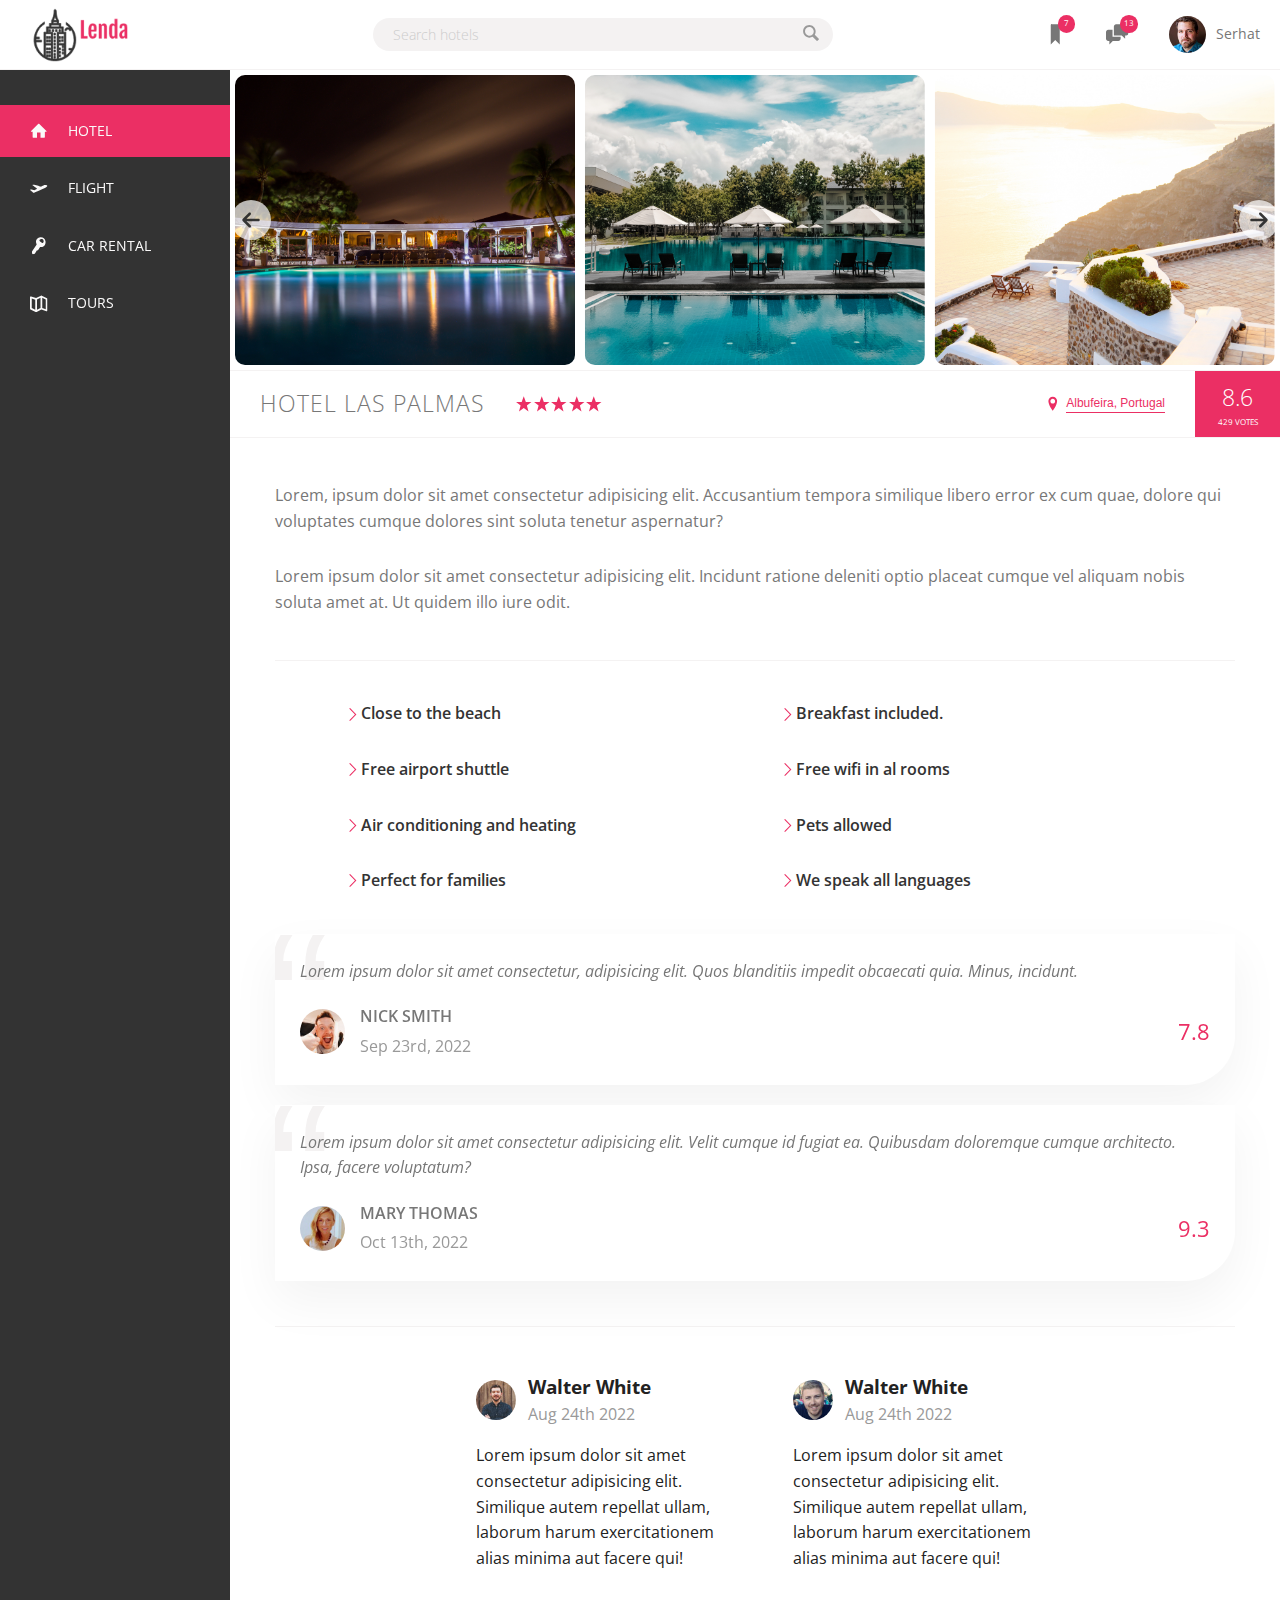
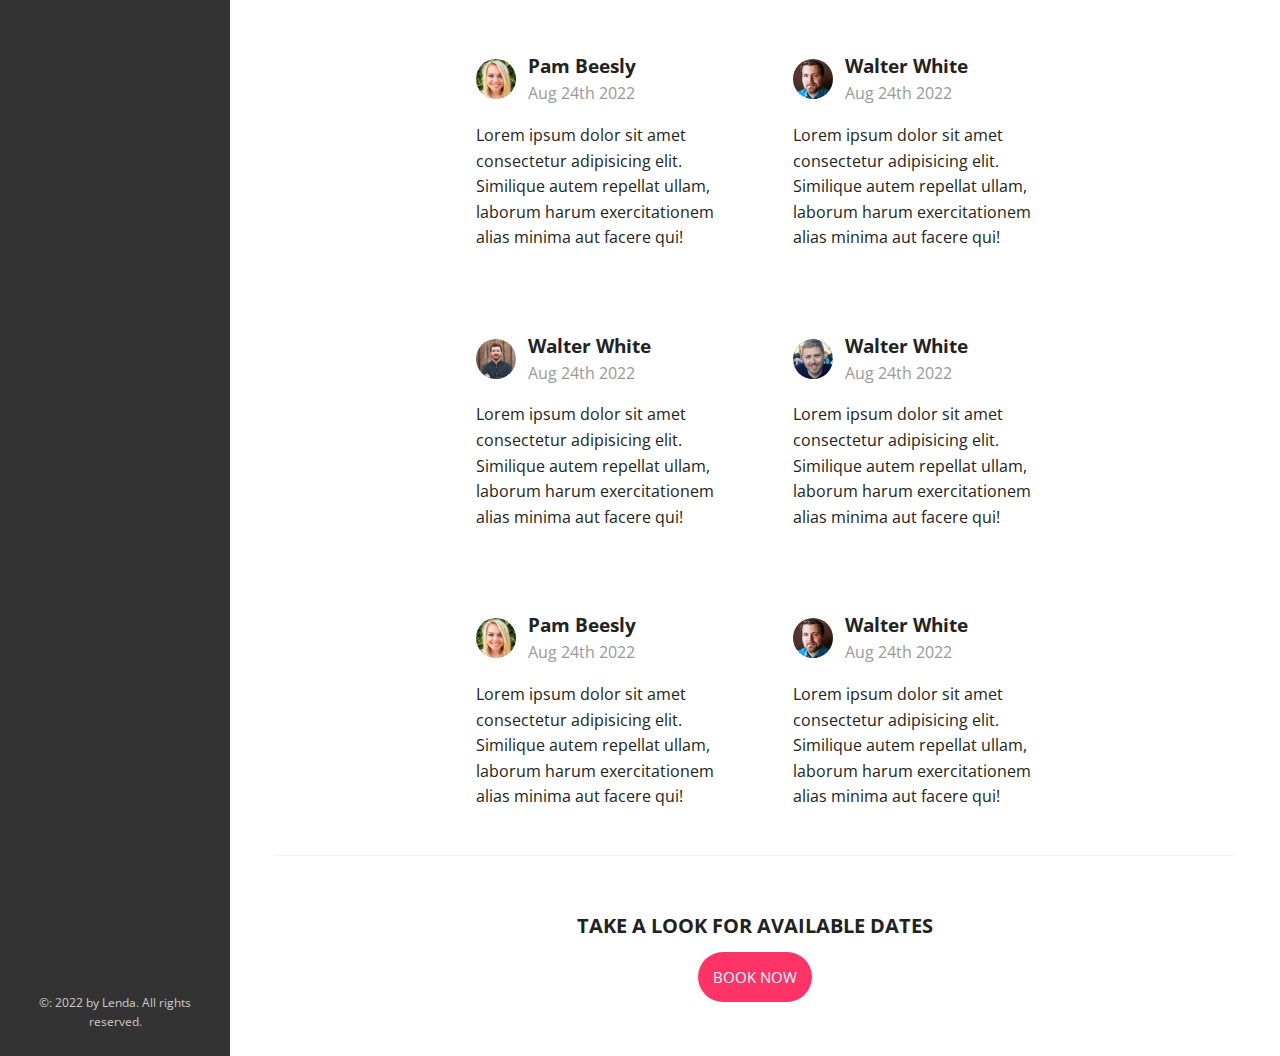
<file: index.html>
<!DOCTYPE html>
<html lang="en">
  <head>
    <meta charset="UTF-8" />
    <meta name="viewport" content="width=device-width, initial-scale=1.0" />

    <link
      href="https://fonts.googleapis.com/css?family=Open+Sans:300,400,600"
      rel="stylesheet"
    />
    <link rel="stylesheet" href="css/main.css" />
    <link rel="shortcut icon" type="image/png" href="img/favicon-32x32.png" />

    <title>Lenda &mdash; Your all-in-one booking app</title>
  </head>
  <body>
    <header class="header">
      <img src="img/logo3.png" alt="lenda logo" class="logo" />
      <form action="#" class="search">
        <input type="text" class="search__input" placeholder="Search hotels" />
        <button type="submit" class="search__button">
          <svg class="search__icon">
            <use href="img/sprite.svg#icon-magnifying-glass"></use>
          </svg>
        </button>
      </form>
      <nav class="user-nav">
        <div class="user-nav__icon-box">
          <svg class="user-nav__icon">
            <use href="img/sprite.svg#icon-bookmark"></use>
          </svg>
          <span class="user-nav__notification">7</span>
        </div>
        <div class="user-nav__icon-box">
          <svg class="user-nav__icon">
            <use href="img/sprite.svg#icon-chat"></use>
          </svg>
          <span class="user-nav__notification">13</span>
        </div>
        <div class="user-nav__user">
          <img
            src="img/user-5.jpg"
            alt="User photo"
            class="user-nav__user-photo"
          />
          <span class="user-nav__user-name">Serhat</span>
        </div>
      </nav>
    </header>

    <main class="container">
      <nav class="sidebar">
        <ul class="side-nav">
          <li class="side-nav__item side-nav__item--active">
            <a href="#" class="side-nav__link">
              <svg class="side-nav__icon">
                <use href="img/sprite.svg#icon-home"></use>
              </svg>
              <span>Hotel</span>
            </a>
          </li>
          <li class="side-nav__item side-nav__item--inactive">
            <a href="#" class="side-nav__link">
              <svg class="side-nav__icon">
                <use href="img/sprite.svg#icon-aircraft-take-off"></use>
              </svg>
              <span>Flight</span>
            </a>
          </li>
          <li class="side-nav__item side-nav__item--inactive">
            <a href="#" class="side-nav__link">
              <svg class="side-nav__icon">
                <use href="img/sprite.svg#icon-key"></use>
              </svg>
              <span>Car Rental</span>
            </a>
          </li>
          <li class="side-nav__item side-nav__item--inactive">
            <a href="#" class="side-nav__link">
              <svg class="side-nav__icon">
                <use href="img/sprite.svg#icon-map"></use>
              </svg>
              <span>Tours</span>
            </a>
          </li>
        </ul>
        <div class="legal">&copy: 2022 by Lenda. All rights reserved.</div>
      </nav>
      <div class="content">
        <section class="hotel-view">
          <section class="gallery">
            <figure class="gallery__item">
              <img
                src="img/hotel-1.jpg"
                alt="Photo of hotel 1"
                class="gallery__photo"
              />
            </figure>
            <figure class="gallery__item">
              <img
                src="img/hotel-2.jpg"
                alt="Photo of hotel 2"
                class="gallery__photo"
              />
            </figure>
            <figure class="gallery__item">
              <img
                src="img/hotel-3.jpg"
                alt="Photo of hotel 3"
                class="gallery__photo"
              />
            </figure>
            <figure class="gallery__item">
              <img
                src="img/hotel-1.jpg"
                alt="Photo of hotel 1"
                class="gallery__photo"
              />
            </figure>
            <figure class="gallery__item">
              <img
                src="img/hotel-2.jpg"
                alt="Photo of hotel 2"
                class="gallery__photo"
              />
            </figure>
            <figure class="gallery__item">
              <img
                src="img/hotel-3.jpg"
                alt="Photo of hotel 3"
                class="gallery__photo"
              />
            </figure>
            <button class="gallery__btn gallery__btn--right">
              <svg class="gallery__btn-icon">
                <use href="img/sprite.svg#icon-arrow-right2"></use>
              </svg>
            </button>
            <button class="gallery__btn gallery__btn--left">
              <svg class="gallery__btn-icon">
                <use href="img/sprite.svg#icon-arrow-left2"></use>
              </svg>
            </button>
          </section>
          <section class="overview">
            <h1 class="overview__heading">Hotel Las Palmas</h1>
            <div class="overview__stars">
              <svg class="overview__icon-star">
                <use href="img/sprite.svg#icon-star"></use>
              </svg>
              <svg class="overview__icon-star">
                <use href="img/sprite.svg#icon-star"></use>
              </svg>
              <svg class="overview__icon-star">
                <use href="img/sprite.svg#icon-star"></use>
              </svg>
              <svg class="overview__icon-star">
                <use href="img/sprite.svg#icon-star"></use>
              </svg>
              <svg class="overview__icon-star">
                <use href="img/sprite.svg#icon-star"></use>
              </svg>
            </div>
            <div class="overview__location">
              <svg class="overview__icon-location">
                <use href="img/sprite.svg#icon-location-pin"></use>
              </svg>
              <button class="btn-inline">Albufeira, Portugal</button>
            </div>
            <div class="overview__rating">
              <div class="overview__rating-average">8.6</div>
              <div class="overview__rating-count">429 votes</div>
            </div>
          </section>
          <section class="detail">
            <article class="description">
              <div class="paragraph">
                <p class="paragraph__item">
                  Lorem, ipsum dolor sit amet consectetur adipisicing elit.
                  Accusantium tempora similique libero error ex cum quae, dolore
                  qui voluptates cumque dolores sint soluta tenetur aspernatur?
                </p>
                <p class="paragraph__item">
                  Lorem ipsum dolor sit amet consectetur adipisicing elit.
                  Incidunt ratione deleniti optio placeat cumque vel aliquam
                  nobis soluta amet at. Ut quidem illo iure odit.
                </p>
              </div>
              <div class="list-content">
                <ul class="list">
                  <li class="list__item">Close to the beach</li>
                  <li class="list__item">Breakfast included.</li>
                  <li class="list__item">Free airport shuttle</li>
                  <li class="list__item">Free wifi in al rooms</li>
                  <li class="list__item">Air conditioning and heating</li>
                  <li class="list__item">Pets allowed</li>
                  <li class="list__item">Perfect for families</li>
                  <li class="list__item">We speak all languages</li>
                </ul>
              </div>
            </article>

            <aside class="user-reviews">
              <figure class="review">
                <blockquote class="review__text">
                  Lorem ipsum dolor sit amet consectetur, adipisicing elit. Quos
                  blanditiis impedit obcaecati quia. Minus, incidunt.
                </blockquote>
                <figcaption class="review__user">
                  <img
                    src="./img/user-1.jpg"
                    alt="User 1"
                    class="review__photo"
                  />
                  <div class="review__user-box">
                    <p class="review__user-name">Nick Smith</p>
                    <p class="review__user-date">Sep 23rd, 2022</p>
                  </div>
                  <div class="review__rating">7.8</div>
                </figcaption>
              </figure>
              <figure class="review">
                <blockquote class="review__text">
                  Lorem ipsum dolor sit amet consectetur adipisicing elit. Velit
                  cumque id fugiat ea. Quibusdam doloremque cumque architecto.
                  Ipsa, facere voluptatum?
                </blockquote>
                <figcaption class="review__user">
                  <img
                    src="./img/user-2.jpg"
                    alt="User 2"
                    class="review__photo"
                  />
                  <div class="review__user-box">
                    <p class="review__user-name">Mary Thomas</p>
                    <p class="review__user-date">Oct 13th, 2022</p>
                  </div>
                  <div class="review__rating">9.3</div>
                </figcaption>
              </figure>
            </aside>
          </section>
        </section>
        <section class="comments">
          <div class="comment">
            <div class="comment__item">
              <div class="comment__item-profile">
                <figure class="profile-photo">
                  <img
                    src="img/user-4.jpg"
                    alt="user 1"
                    class="comment__item-profile--photo"
                  />
                </figure>
                <div class="comment__user">
                  <h3 class="comment__item-profile--name">Walter White</h3>
                  <p class="comment__date">Aug 24th 2022</p>
                </div>
              </div>
              <div class="comment__item-comment">
                <p class="comment__item-comment--text">
                  Lorem ipsum dolor sit amet consectetur adipisicing elit.
                  Similique autem repellat ullam, laborum harum exercitationem
                  alias minima aut facere qui!
                </p>
              </div>
            </div>
            <div class="comment__item">
              <div class="comment__item-profile">
                <figure class="profile-photo">
                  <img
                    src="img/user-3.jpg"
                    alt="user 2"
                    class="comment__item-profile--photo"
                  />
                </figure>
                <div class="comment__user">
                  <h3 class="comment__item-profile--name">Walter White</h3>
                  <p class="comment__date">Aug 24th 2022</p>
                </div>
              </div>
              <div class="comment__item-comment">
                <p class="comment__item-comment--text">
                  Lorem ipsum dolor sit amet consectetur adipisicing elit.
                  Similique autem repellat ullam, laborum harum exercitationem
                  alias minima aut facere qui!
                </p>
              </div>
            </div>
            <div class="comment__item">
              <div class="comment__item-profile">
                <figure class="profile-photo">
                  <img
                    src="img/user-6.jpg"
                    alt="user 3"
                    class="comment__item-profile--photo"
                  />
                </figure>
                <div class="comment__user">
                  <h3 class="comment__item-profile--name">Pam Beesly</h3>
                  <p class="comment__date">Aug 24th 2022</p>
                </div>
              </div>
              <div class="comment__item-comment">
                <p class="comment__item-comment--text">
                  Lorem ipsum dolor sit amet consectetur adipisicing elit.
                  Similique autem repellat ullam, laborum harum exercitationem
                  alias minima aut facere qui!
                </p>
              </div>
            </div>
            <div class="comment__item">
              <div class="comment__item-profile">
                <figure class="profile-photo">
                  <img
                    src="img/user-5.jpg"
                    alt="user 4"
                    class="comment__item-profile--photo"
                  />
                </figure>
                <div class="comment__user">
                  <h3 class="comment__item-profile--name">Walter White</h3>
                  <p class="comment__date">Aug 24th 2022</p>
                </div>
              </div>
              <div class="comment__item-comment">
                <p class="comment__item-comment--text">
                  Lorem ipsum dolor sit amet consectetur adipisicing elit.
                  Similique autem repellat ullam, laborum harum exercitationem
                  alias minima aut facere qui!
                </p>
              </div>
            </div>
            <div class="comment__item">
              <div class="comment__item-profile">
                <figure class="profile-photo">
                  <img
                    src="img/user-4.jpg"
                    alt="user 5"
                    class="comment__item-profile--photo"
                  />
                </figure>
                <div class="comment__user">
                  <h3 class="comment__item-profile--name">Walter White</h3>
                  <p class="comment__date">Aug 24th 2022</p>
                </div>
              </div>
              <div class="comment__item-comment">
                <p class="comment__item-comment--text">
                  Lorem ipsum dolor sit amet consectetur adipisicing elit.
                  Similique autem repellat ullam, laborum harum exercitationem
                  alias minima aut facere qui!
                </p>
              </div>
            </div>
            <div class="comment__item">
              <div class="comment__item-profile">
                <figure class="profile-photo">
                  <img
                    src="img/user-3.jpg"
                    alt="user 6"
                    class="comment__item-profile--photo"
                  />
                </figure>
                <div class="comment__user">
                  <h3 class="comment__item-profile--name">Walter White</h3>
                  <p class="comment__date">Aug 24th 2022</p>
                </div>
              </div>
              <div class="comment__item-comment">
                <p class="comment__item-comment--text">
                  Lorem ipsum dolor sit amet consectetur adipisicing elit.
                  Similique autem repellat ullam, laborum harum exercitationem
                  alias minima aut facere qui!
                </p>
              </div>
            </div>
            <div class="comment__item">
              <div class="comment__item-profile">
                <figure class="profile-photo">
                  <img
                    src="img/user-6.jpg"
                    alt="user 7"
                    class="comment__item-profile--photo"
                  />
                </figure>
                <div class="comment__user">
                  <h3 class="comment__item-profile--name">Pam Beesly</h3>
                  <p class="comment__date">Aug 24th 2022</p>
                </div>
              </div>
              <div class="comment__item-comment">
                <p class="comment__item-comment--text">
                  Lorem ipsum dolor sit amet consectetur adipisicing elit.
                  Similique autem repellat ullam, laborum harum exercitationem
                  alias minima aut facere qui!
                </p>
              </div>
            </div>
            <div class="comment__item">
              <div class="comment__item-profile">
                <figure class="profile-photo">
                  <img
                    src="img/user-5.jpg"
                    alt="user 8"
                    class="comment__item-profile--photo"
                  />
                </figure>
                <div class="comment__user">
                  <h3 class="comment__item-profile--name">Walter White</h3>
                  <p class="comment__date">Aug 24th 2022</p>
                </div>
              </div>
              <div class="comment__item-comment">
                <p class="comment__item-comment--text">
                  Lorem ipsum dolor sit amet consectetur adipisicing elit.
                  Similique autem repellat ullam, laborum harum exercitationem
                  alias minima aut facere qui!
                </p>
              </div>
            </div>
          </div>
        </section>
        <section class="book">
          <div class="book__content">
            <h2 class="book__text">Take a look for available dates</h2>
            <button class="book__btn">Book Now</button>
          </div>
        </section>
      </div>
    </main>

    <script src="./js/script.js"></script>
  </body>
</html>
</file>
<file: css/main.css>
@charset "UTF-8";
:root {
  --color-primary: #eb2f64;
  --color-primary-light: #ff3366;
  --color-primary-dark: #ba265d;
  --color-grey-light-1: #faf9f9;
  --color-grey-light-2: #f4f2f2;
  --color-grey-light-3: #f0eeee;
  --color-grey-light-4: #ccc;
  --color-grey-dark-1: #333;
  --color-grey-dark-2: #777;
  --color-grey-dark-3: #999;
  --color-black: rgb(34, 34, 34);
  --shadow-dark: 0 2rem 6rem rgba(0, 0, 0, 0.3);
  --shadow-light: 0 2rem 5rem rgba(0, 0, 0, 0.05);
  --border: 1px solid var(--color-grey-light-2);
}

*,
*::before,
*::after {
  margin: 0;
  padding: 0;
  box-sizing: inherit;
}

html {
  box-sizing: border-box;
  font-size: 62.5%;
}

body {
  font-family: "Open Sans", sans-serif;
  font-weight: 400;
  line-height: 1.6;
  color: var(--color-grey-dark-2);
  min-height: 100vh;
  background-color: #fff;
}

.container {
  display: flex;
}
@media screen and (max-width: 768px) {
  .container {
    flex-direction: column;
  }
}

.header {
  font-size: 1.4rem;
  height: 7rem;
  background-color: #fff;
  border-bottom: var(--border);
  display: flex;
  justify-content: space-between;
  align-items: center;
  overflow: hidden;
}

.content {
  display: flex;
  flex-direction: column;
  flex: 1;
}

.sidebar {
  background-color: var(--color-grey-dark-1);
  flex: 0 0 18%;
  display: flex;
  flex-direction: column;
  justify-content: space-between;
}

.hotel-view {
  background-color: #fff;
}

.detail {
  font-size: 1.4rem;
  display: flex;
  -moz-column-gap: 4.5rem;
       column-gap: 4.5rem;
  padding: 4.5rem;
}
@media screen and (max-width: 1280px) {
  .detail {
    flex-direction: column;
  }
}

.description {
  background-color: #fff;
  border-radius: 10px;
  flex: 0 0 70%;
}

.description > * + * {
  margin-top: 4.5rem;
}

.user-reviews {
  flex: 1;
  display: flex;
  flex-direction: column;
  justify-content: center;
  row-gap: 2rem;
}

.comments {
  padding: 4.5rem;
  color: var(--color-black);
  border-top: var(--border);
  border-bottom: var(--border);
  margin: 0 4.5rem;
}

.logo {
  height: 15rem;
  display: block;
  margin-left: 2rem;
}

.search {
  flex: 0 0 40%;
  display: flex;
  justify-content: center;
  align-items: center;
}
.search__input {
  font-family: inherit;
  font-size: inherit;
  color: inherit;
  background-color: var(--color-grey-light-2);
  border: none;
  padding: 0.7rem 2rem;
  border-radius: 100px;
  width: 90%;
  transition: all 200ms;
  margin-right: -3.25rem;
}
.search__input:focus {
  outline: none;
  width: 100%;
  background-color: var(--color-grey-light-3);
}
.search__input::-webkit-input-placeholder {
  font-weight: 100;
  color: var(--color-grey-light-4);
}
.search__input:focus + .search__button {
  background-color: var(--color-grey-light-3);
}
.search__button {
  border: none;
  background-color: var(--color-grey-light-2);
  cursor: pointer;
}
.search__button:focus {
  outline: none;
}
.search__button:active {
  translate: 0 2px;
}
.search__icon {
  height: 2rem;
  width: 2rem;
  fill: var(--color-grey-dark-3);
}

.user-nav {
  align-self: stretch;
  display: flex;
  align-items: center;
}
.user-nav > * {
  padding: 0 2rem;
  cursor: pointer;
  height: 100%;
  display: flex;
  align-items: center;
  transition: all 200ms;
}
@media screen and (max-width: 768px) {
  .user-nav > * {
    padding: 0 1rem;
  }
}
.user-nav > *:hover {
  background-color: var(--color-grey-light-2);
}
.user-nav__icon-box {
  position: relative;
}
.user-nav__icon {
  height: 2.25rem;
  width: 2.25rem;
  fill: var(--color-grey-dark-2);
}
.user-nav__notification {
  font-size: 0.8rem;
  height: 1.75rem;
  width: 1.75rem;
  border-radius: 50%;
  background-color: var(--color-primary);
  color: #fff;
  position: absolute;
  top: 1.5rem;
  right: 1.1rem;
  display: flex;
  justify-content: center;
  align-items: center;
}
.user-nav__user-photo {
  height: 3.75rem;
  border-radius: 50%;
  margin-right: 1rem;
}

.side-nav {
  font-size: 1.4rem;
  margin-top: 3.5rem;
  overflow: hidden;
  position: -webkit-sticky;
  position: sticky;
  top: 0;
  left: 0;
  list-style: none;
}
@media screen and (max-width: 768px) {
  .side-nav {
    position: static;
    display: flex;
    margin: 0;
  }
}
.side-nav > * + * {
  margin-top: 0.5rem;
}
@media screen and (max-width: 768px) {
  .side-nav > * + * {
    margin: 0;
  }
}
.side-nav__item::before {
  content: "";
  position: absolute;
  top: 0;
  left: 0;
  height: 100%;
  width: 3px;
  background-color: var(--color-primary);
  opacity: 0.3;
  scale: 1 0;
  overflow: hidden;
  transition: scale 200ms, width 600ms 200ms, background-color 100ms;
}
@media screen and (max-width: 768px) {
  .side-nav__item::before {
    display: none;
  }
}
.side-nav__item {
  list-style: none;
  position: relative;
  transition: background-color 1s, scale 200ms, translate 200ms;
  -webkit-backface-visibility: hidden;
          backface-visibility: hidden;
}
@media screen and (max-width: 768px) {
  .side-nav__item {
    flex: 1;
  }
}
.side-nav__item--active {
  background-color: var(--color-primary);
}
.side-nav__item--inactive:hover {
  translate: 0 -0.3rem;
}
.side-nav__item:active {
  translate: 0;
}
.side-nav__item:hover::before {
  scale: 1 1;
  width: 100%;
}
.side-nav__link:link, .side-nav__link:visited {
  color: var(--color-grey-light-1);
  text-decoration: none;
  text-transform: uppercase;
  padding: 1.5rem 3rem;
  position: relative;
  z-index: 10;
  display: flex;
  align-items: center;
}
@media screen and (max-width: 768px) {
  .side-nav__link:link, .side-nav__link:visited {
    justify-content: center;
    padding: 2rem;
  }
}
.side-nav__icon {
  width: 1.75rem;
  height: 1.75rem;
  margin-right: 2rem;
  fill: currentColor;
}

.legal {
  font-size: 1.2rem;
  color: var(--color-grey-light-4);
  text-align: center;
  padding: 2.5rem;
}
@media screen and (max-width: 768px) {
  .legal {
    display: none;
  }
}

.gallery {
  position: relative;
  height: 30rem;
  overflow: hidden;
}
.gallery__item {
  padding: 0.5rem;
  height: 30rem;
  position: absolute;
  top: 0;
  left: 0;
  transition: all 1s;
  width: 33.3333%;
}
.gallery__photo {
  width: 100%;
  height: 100%;
  -o-object-fit: cover;
     object-fit: cover;
  display: block;
  border-radius: 10px;
}
.gallery__btn {
  display: flex;
  align-items: center;
  justify-content: center;
  position: absolute;
  top: 50%;
  width: 4rem;
  height: 4rem;
  z-index: 10;
  border-radius: 50%;
  border: none;
  cursor: pointer;
  font-family: inherit;
  font-size: 3.25rem;
  background-color: rgba(255, 255, 255, 0.7);
}
.gallery__btn-icon {
  height: 2rem;
  width: 2rem;
  fill: rgba(34, 34, 34, 0.9);
}
.gallery__btn--right {
  right: 2%;
  translate: 50% -50%;
}
.gallery__btn--left {
  left: 2%;
  translate: -50% -50%;
}

.overview {
  display: flex;
  align-items: center;
  border-bottom: var(--border);
  border-top: var(--border);
}
.overview__heading {
  font-size: 2.25rem;
  font-weight: 300;
  text-transform: uppercase;
  letter-spacing: 1px;
  padding: 1.5rem 3rem;
}
.overview__stars {
  margin-right: auto;
  display: flex;
}
.overview__icon-star, .overview__icon-location {
  width: 1.75rem;
  height: 1.75rem;
  fill: var(--color-primary);
}
.overview__location {
  display: flex;
  align-items: center;
  font-size: 1.2rem;
}
.overview__icon-location {
  margin-right: 0.5rem;
}
.overview__rating {
  background-color: var(--color-primary);
  color: #fff;
  margin-left: 3rem;
  padding: 0 2.25rem;
  align-self: stretch;
  display: flex;
  align-items: center;
  justify-content: center;
  flex-direction: column;
}
.overview__rating-average {
  font-size: 2.25rem;
  font-weight: 300;
}
.overview__rating-count {
  font-size: 0.8rem;
  text-transform: uppercase;
}

.btn-inline {
  border: none;
  color: var(--color-primary);
  font-size: inherit;
  cursor: pointer;
  border-bottom: 1px solid currentColor;
  padding-bottom: 2px;
  display: inline-block;
  background-color: transparent;
  transition: all 200ms;
}
.btn-inline:hover {
  color: var(--color-grey-dark-1);
}
.btn-inline:focus {
  outline: none;
}

.paragraph {
  font-size: 1.6rem;
}

.paragraph > * + * {
  margin-top: 3rem;
}

.list-content {
  color: var(--color-grey-dark-1);
  border-top: var(--border);
  display: flex;
  flex-direction: row;
  justify-content: space-around;
}
@media screen and (max-width: 1280px) {
  .list-content {
    flex-direction: column;
  }
}

.list {
  font-size: 1.6rem;
  font-weight: 600;
  list-style: none;
  padding: 3rem;
  display: flex;
  justify-content: space-evenly;
  flex-wrap: wrap;
  row-gap: 1rem;
  flex-basis: 80%;
}
.list__item {
  flex: 0 0 45%;
  display: flex;
  align-items: center;
  padding: 1rem;
  -moz-column-gap: 0.1rem;
       column-gap: 0.1rem;
}
.list__item::before {
  content: "";
  height: 1.5rem;
  width: 1.5rem;
  background-color: var(--color-primary);
  -webkit-mask-image: url("../img/chevron-thin-right.svg");
          mask-image: url("../img/chevron-thin-right.svg");
  -webkit-mask-size: cover;
          mask-size: cover;
}

.comment {
  font-size: 1.6rem;
  display: flex;
  flex-wrap: wrap;
  background-color: #fff;
  padding: 0 8rem;
  justify-content: space-evenly;
  row-gap: 8rem;
}
@media screen and (max-width: 768px) {
  .comment {
    font-size: 1.6rem;
    flex-direction: column;
    flex-wrap: nowrap;
  }
}
.comment__date {
  color: var(--color-grey-dark-3);
}
.comment__item {
  flex: 0 0 34%;
}
.comment__item-profile {
  display: flex;
  margin-bottom: 1.6rem;
  align-items: center;
}
.comment__item-profile--photo {
  display: block;
  height: 4rem;
  width: 4rem;
  border-radius: 50%;
  margin-right: 1.2rem;
}

.review {
  display: flex;
  flex-direction: column;
  background-color: #fff;
  box-shadow: var(--shadow-light);
  padding: 2.5rem;
  font-size: clamp(1.3rem, 0.8rem + 0.4167vw, 1.6rem);
  position: relative;
  overflow: hidden;
  border-bottom-right-radius: 50px;
}
@media screen and (max-width: 1280px) {
  .review {
    font-size: 1.6rem;
  }
}
.review__text {
  margin-bottom: 2rem;
  z-index: 10;
  position: relative;
  font-style: oblique;
}
.review__user {
  display: flex;
  align-items: center;
}
.review__photo {
  height: 4.5rem;
  width: 4.5rem;
  border-radius: 50%;
  margin-right: 1.5rem;
}
.review__user-box {
  margin-right: auto;
}
.review__user-name {
  font-weight: 600;
  text-transform: uppercase;
  margin-bottom: 0.4rem;
}
.review__user-date {
  color: var(--color-grey-dark-3);
}
.review__rating {
  font-size: 2.2rem;
  color: var(--color-primary);
}
.review::before {
  content: "“";
  position: absolute;
  top: -3rem;
  left: -1rem;
  line-height: 1;
  font-size: 20rem;
  color: var(--color-grey-light-2);
  font-family: sans-serif;
  z-index: 1;
}

.book {
  display: flex;
  flex-direction: row;
  justify-content: center;
  align-items: center;
  row-gap: 3rem;
  height: 20rem;
}
.book__content {
  padding: 2rem;
  display: flex;
  flex-direction: column;
  align-items: center;
  row-gap: 1rem;
}
.book__text {
  font-size: 2rem;
  color: var(--color-black);
  text-transform: uppercase;
}
.book__btn {
  font-family: inherit;
  font-size: 1.5rem;
  color: #fff;
  padding: 1.5rem;
  text-transform: uppercase;
  border: none;
  cursor: pointer;
  border-radius: 100px;
  background-color: var(--color-primary-light);
}
.book__btn:hover {
  background-color: #a74066;
}
.book__btn:active {
  translate: 0 1px;
}/*# sourceMappingURL=main.css.map */
</file>
